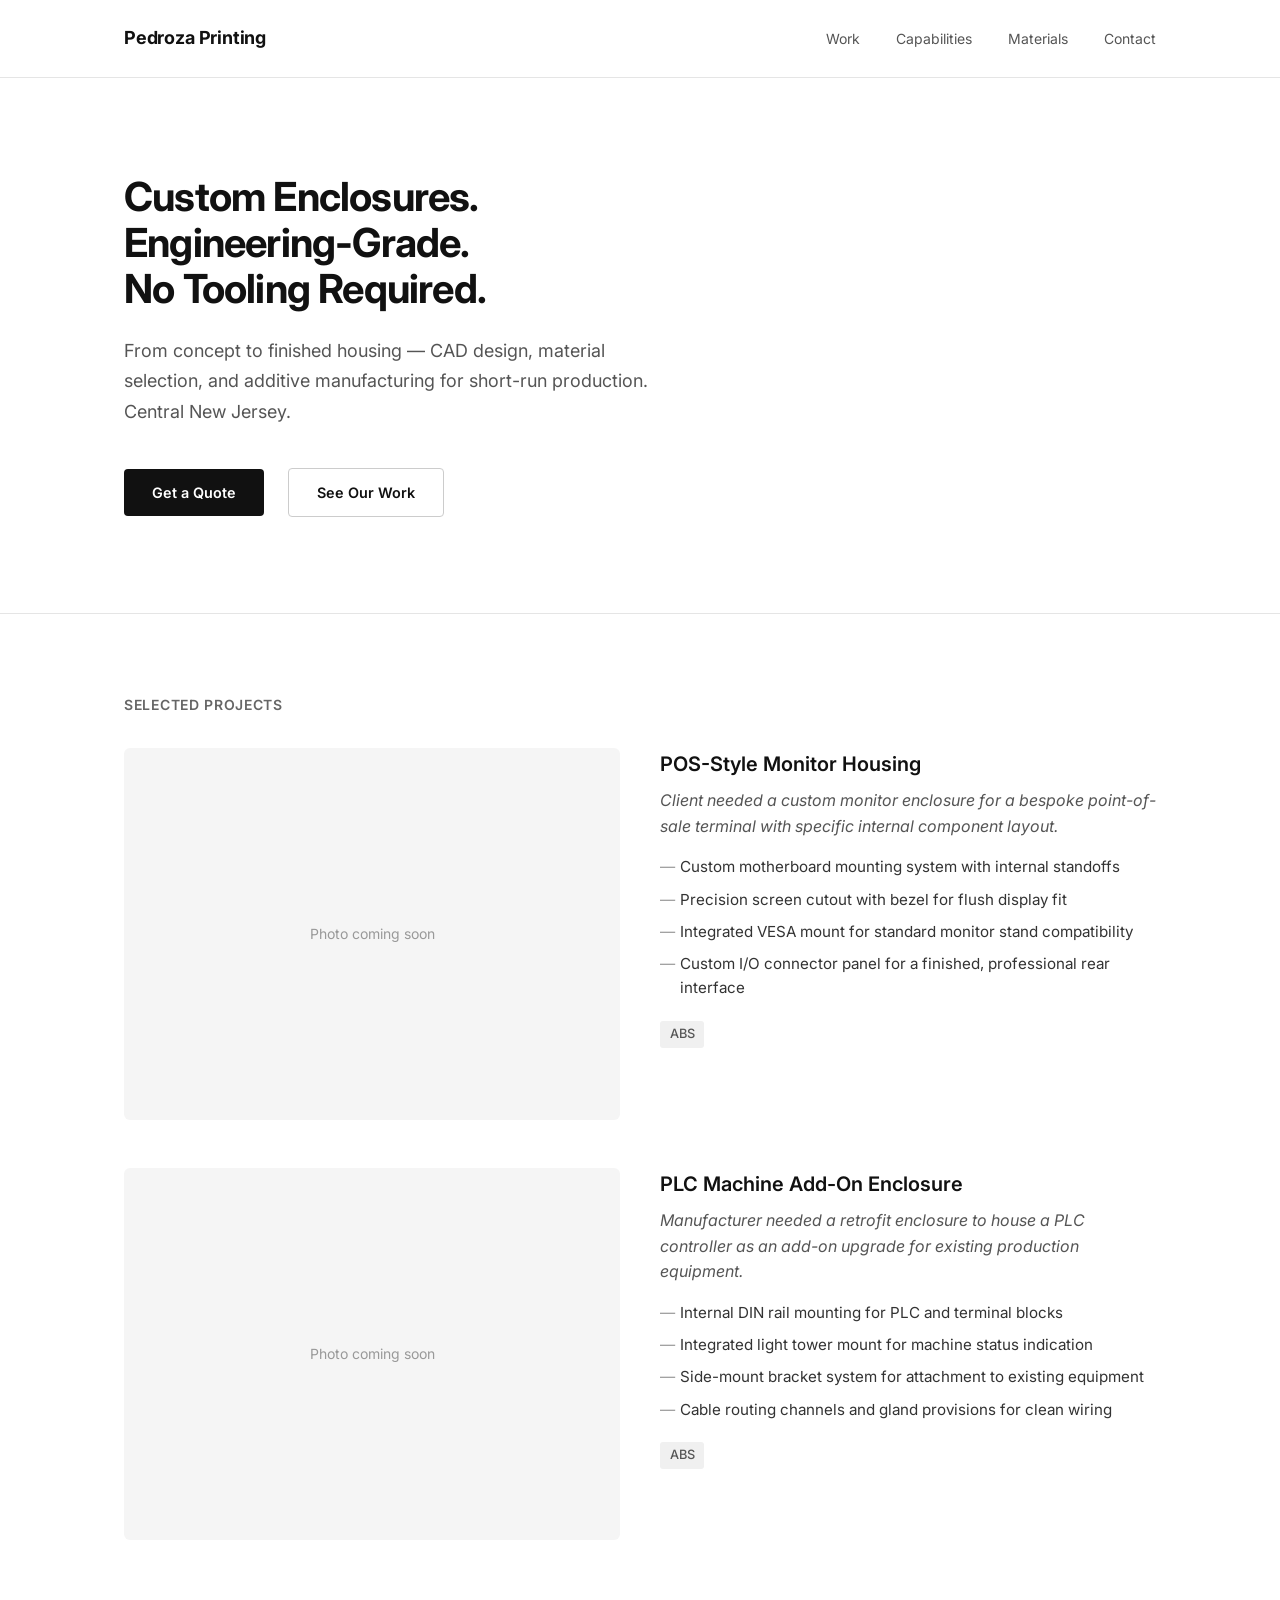
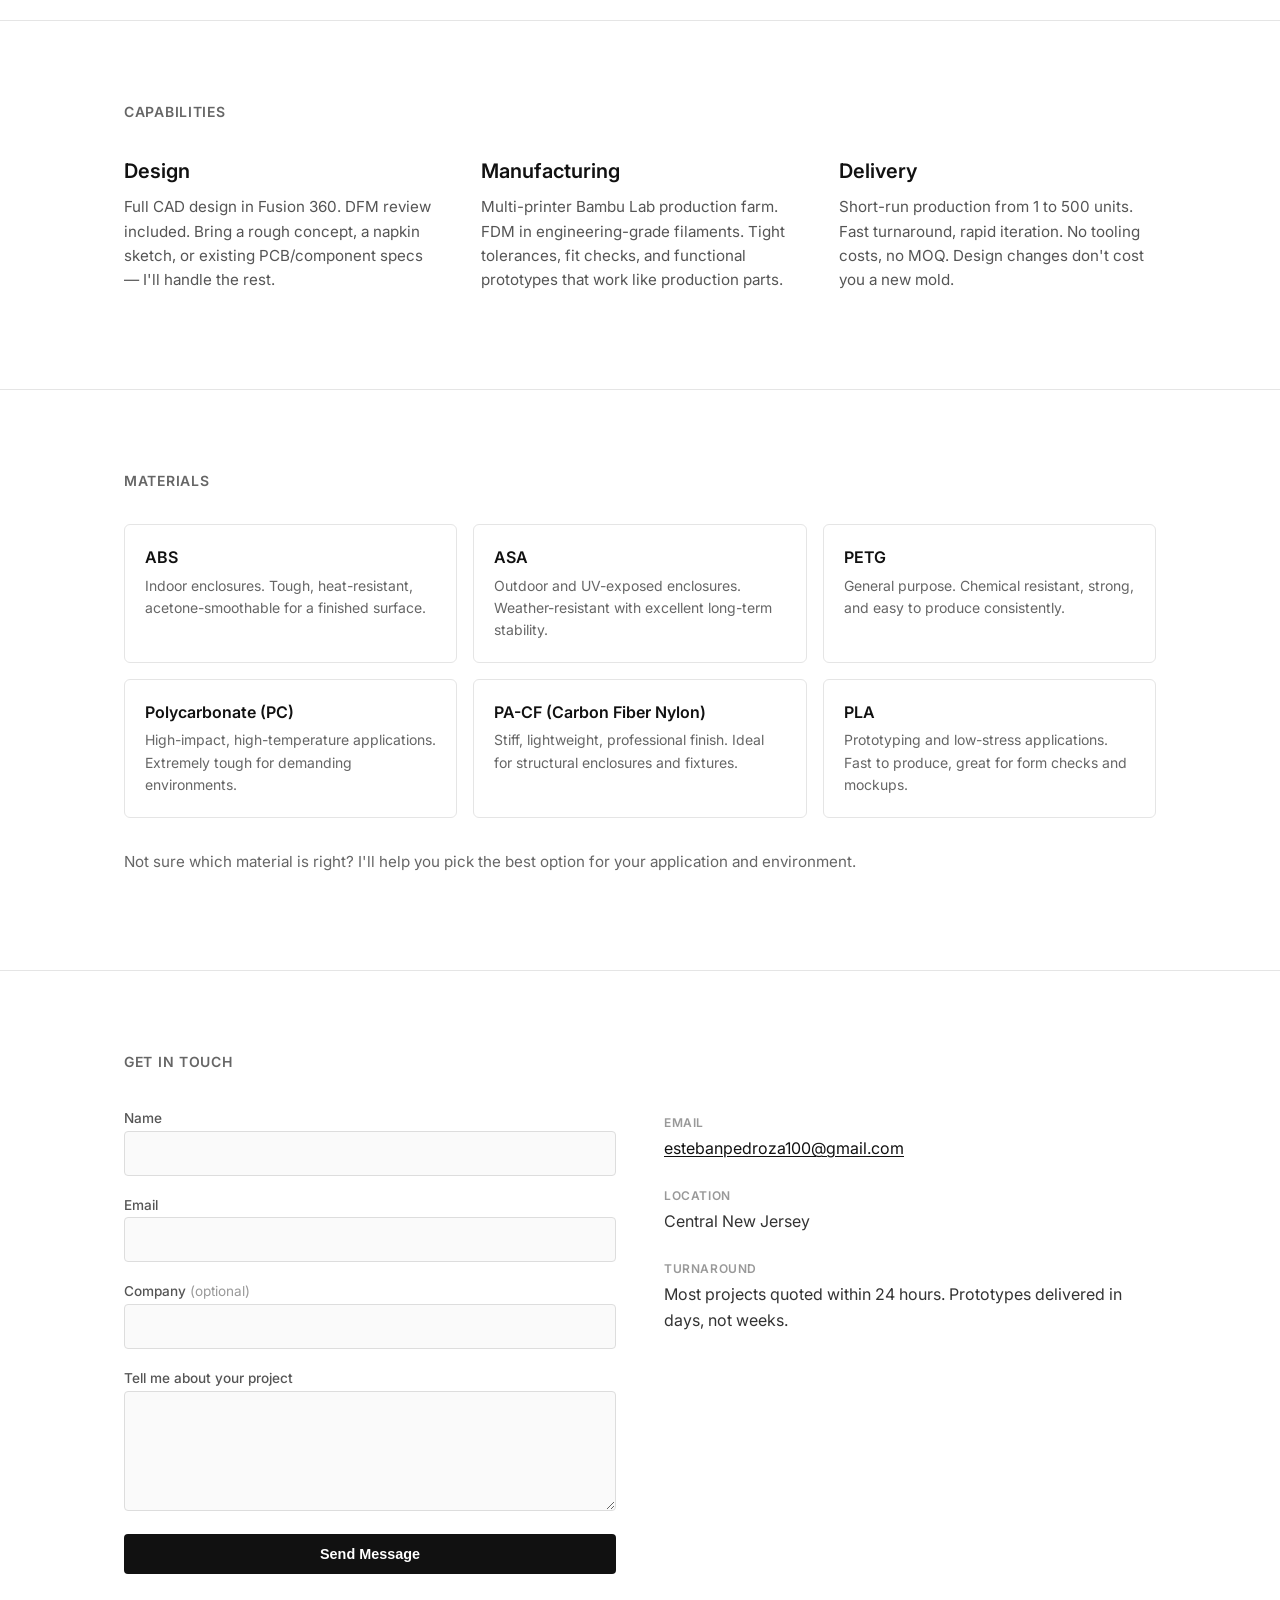
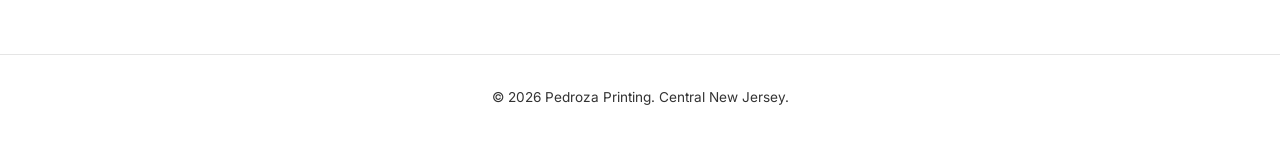
<file: index.html>
<!DOCTYPE html>
<html lang="en">
<head>
  <meta charset="UTF-8">
  <meta name="viewport" content="width=device-width, initial-scale=1.0">
  <title>Pedroza Printing — Custom Electronic Enclosures</title>
  <meta name="description" content="Engineering-grade custom enclosures. CAD design, material selection, and additive manufacturing for short-run production. Central New Jersey.">
  <link rel="preconnect" href="https://fonts.googleapis.com">
  <link rel="preconnect" href="https://fonts.gstatic.com" crossorigin>
  <link href="https://fonts.googleapis.com/css2?family=Inter:wght@400;500;600;700&display=swap" rel="stylesheet">
  <link rel="stylesheet" href="assets/style.css">
</head>
<body>

  <!-- HEADER -->
  <header>
    <div class="container">
      <a href="#" class="logo">Pedroza Printing</a>
      <nav>
        <a href="#work">Work</a>
        <a href="#capabilities">Capabilities</a>
        <a href="#materials">Materials</a>
        <a href="#contact">Contact</a>
      </nav>
    </div>
  </header>

  <!-- HERO -->
  <section class="hero">
    <div class="container">
      <h1>Custom Enclosures.<br>Engineering-Grade.<br>No Tooling Required.</h1>
      <p class="subhead">From concept to finished housing — CAD design, material selection, and additive manufacturing for short-run production. Central New Jersey.</p>
      <div class="hero-actions">
        <a href="#contact" class="btn btn-primary">Get a Quote</a>
        <a href="#work" class="btn btn-secondary">See Our Work</a>
      </div>
    </div>
  </section>

  <!-- CASE STUDIES -->
  <section id="work">
    <div class="container">
      <h2>Selected Projects</h2>
      <div class="case-studies-grid">

        <!-- Case Study 1: POS Monitor Housing -->
        <article class="case-study">
          <div class="case-study-image">
            <!-- Replace with: <img src="assets/projects/pos-monitor.jpg" alt="POS monitor housing"> -->
            Photo coming soon
          </div>
          <div class="case-study-body">
            <h3>POS-Style Monitor Housing</h3>
            <p class="problem">Client needed a custom monitor enclosure for a bespoke point-of-sale terminal with specific internal component layout.</p>
            <ul>
              <li>Custom motherboard mounting system with internal standoffs</li>
              <li>Precision screen cutout with bezel for flush display fit</li>
              <li>Integrated VESA mount for standard monitor stand compatibility</li>
              <li>Custom I/O connector panel for a finished, professional rear interface</li>
            </ul>
            <span class="material-tag">ABS</span>
          </div>
        </article>

        <!-- Case Study 2: PLC Din-Rail Enclosure -->
        <article class="case-study">
          <div class="case-study-image">
            <!-- Replace with: <img src="assets/projects/plc-enclosure.jpg" alt="PLC din-rail enclosure"> -->
            Photo coming soon
          </div>
          <div class="case-study-body">
            <h3>PLC Machine Add-On Enclosure</h3>
            <p class="problem">Manufacturer needed a retrofit enclosure to house a PLC controller as an add-on upgrade for existing production equipment.</p>
            <ul>
              <li>Internal DIN rail mounting for PLC and terminal blocks</li>
              <li>Integrated light tower mount for machine status indication</li>
              <li>Side-mount bracket system for attachment to existing equipment</li>
              <li>Cable routing channels and gland provisions for clean wiring</li>
            </ul>
            <span class="material-tag">ABS</span>
          </div>
        </article>

        <!-- To add a new case study, copy an <article class="case-study"> block above and fill in your project details. -->

      </div>
    </div>
  </section>

  <!-- CAPABILITIES -->
  <section id="capabilities">
    <div class="container">
      <h2>Capabilities</h2>
      <div class="capabilities-grid">
        <div class="capability">
          <h3>Design</h3>
          <p>Full CAD design in Fusion 360. DFM review included. Bring a rough concept, a napkin sketch, or existing PCB/component specs — I'll handle the rest.</p>
        </div>
        <div class="capability">
          <h3>Manufacturing</h3>
          <p>Multi-printer Bambu Lab production farm. FDM in engineering-grade filaments. Tight tolerances, fit checks, and functional prototypes that work like production parts.</p>
        </div>
        <div class="capability">
          <h3>Delivery</h3>
          <p>Short-run production from 1 to 500 units. Fast turnaround, rapid iteration. No tooling costs, no MOQ. Design changes don't cost you a new mold.</p>
        </div>
      </div>
    </div>
  </section>

  <!-- MATERIALS -->
  <section id="materials">
    <div class="container">
      <h2>Materials</h2>
      <div class="materials-grid">
        <div class="material-card">
          <h3>ABS</h3>
          <p>Indoor enclosures. Tough, heat-resistant, acetone-smoothable for a finished surface.</p>
        </div>
        <div class="material-card">
          <h3>ASA</h3>
          <p>Outdoor and UV-exposed enclosures. Weather-resistant with excellent long-term stability.</p>
        </div>
        <div class="material-card">
          <h3>PETG</h3>
          <p>General purpose. Chemical resistant, strong, and easy to produce consistently.</p>
        </div>
        <div class="material-card">
          <h3>Polycarbonate (PC)</h3>
          <p>High-impact, high-temperature applications. Extremely tough for demanding environments.</p>
        </div>
        <div class="material-card">
          <h3>PA-CF (Carbon Fiber Nylon)</h3>
          <p>Stiff, lightweight, professional finish. Ideal for structural enclosures and fixtures.</p>
        </div>
        <div class="material-card">
          <h3>PLA</h3>
          <p>Prototyping and low-stress applications. Fast to produce, great for form checks and mockups.</p>
        </div>
      </div>
      <p class="materials-note">Not sure which material is right? I'll help you pick the best option for your application and environment.</p>
    </div>
  </section>

  <!-- CONTACT -->
  <section id="contact">
    <div class="container">
      <h2>Get in Touch</h2>
      <div class="contact-grid">
        <form class="contact-form" action="https://formsubmit.co/estebanpedroza100@gmail.com" method="POST">
          <div>
            <label for="name">Name</label>
            <input type="text" id="name" name="name" required>
          </div>
          <div>
            <label for="email">Email</label>
            <input type="email" id="email" name="email" required>
          </div>
          <div>
            <label for="company">Company <span style="color:#999; font-weight:400;">(optional)</span></label>
            <input type="text" id="company" name="company">
          </div>
          <div>
            <label for="message">Tell me about your project</label>
            <textarea id="message" name="message" required></textarea>
          </div>
          <button type="submit" class="btn btn-primary" style="border:none; cursor:pointer;">Send Message</button>
        </form>
        <div class="contact-info">
          <div>
            <p class="label">Email</p>
            <p><a href="mailto:estebanpedroza100@gmail.com">estebanpedroza100@gmail.com</a></p>
          </div>
          <div>
            <p class="label">Location</p>
            <p>Central New Jersey</p>
          </div>
          <div>
            <p class="label">Turnaround</p>
            <p>Most projects quoted within 24 hours. Prototypes delivered in days, not weeks.</p>
          </div>
        </div>
      </div>
    </div>
  </section>

  <!-- FOOTER -->
  <footer>
    <div class="container">
      <p>&copy; 2026 Pedroza Printing. Central New Jersey.</p>
    </div>
  </footer>

</body>
</html>
</file>
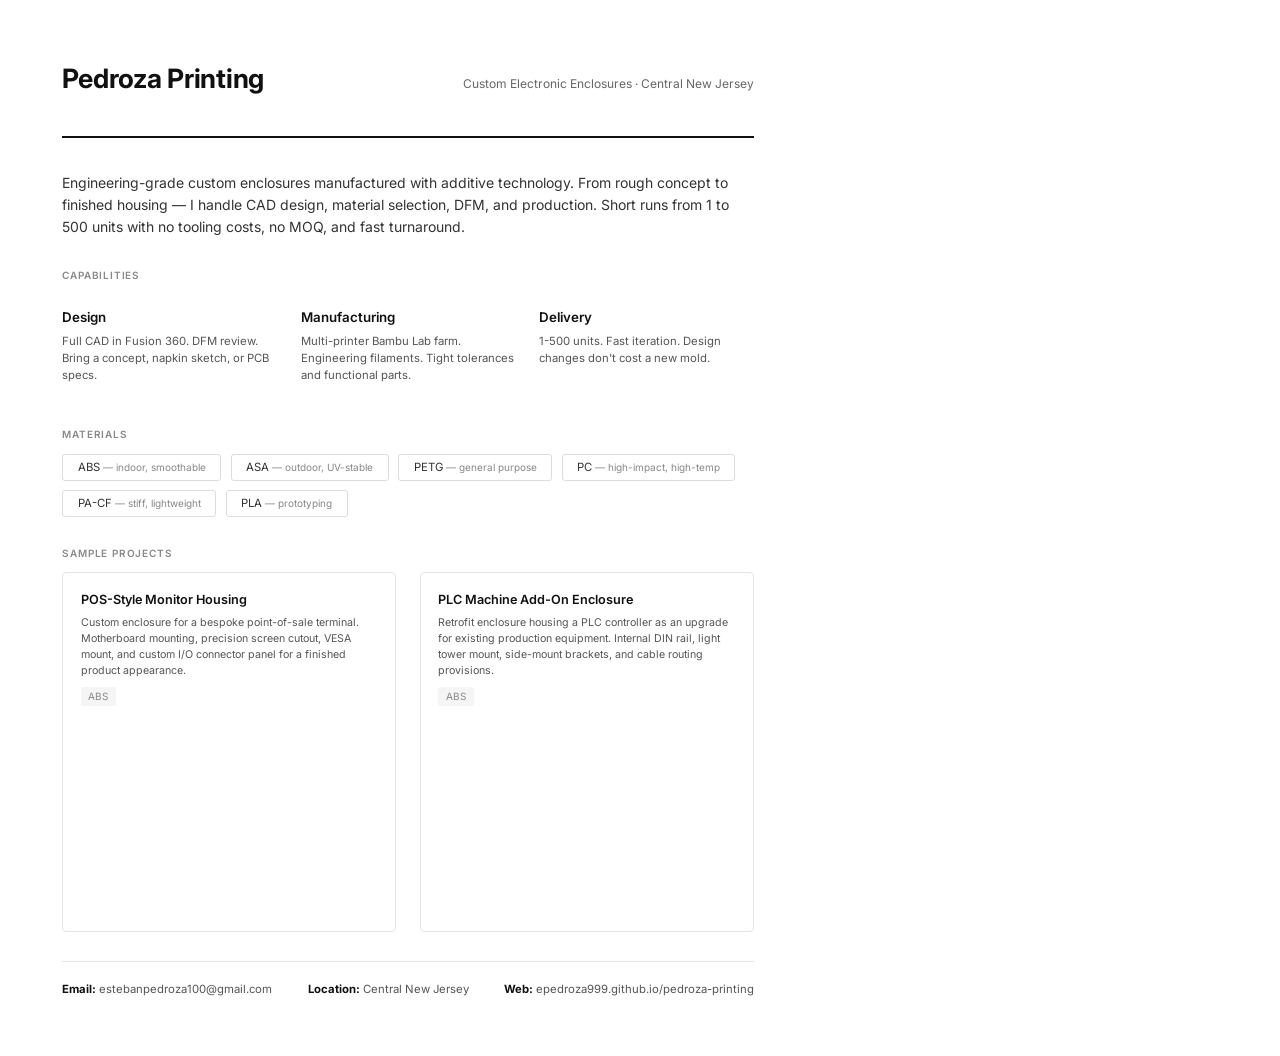
<file: one-pager.html>
<!DOCTYPE html>
<html lang="en">
<head>
  <meta charset="UTF-8">
  <title>Pedroza Printing — Capabilities</title>
  <link href="https://fonts.googleapis.com/css2?family=Inter:wght@400;500;600;700&display=swap" rel="stylesheet">
  <style>
    @page {
      size: letter;
      margin: 0;
    }

    * {
      box-sizing: border-box;
      margin: 0;
      padding: 0;
    }

    body {
      font-family: 'Inter', -apple-system, BlinkMacSystemFont, sans-serif;
      color: #111;
      width: 8.5in;
      height: 11in;
      padding: 0.6in 0.65in;
      display: flex;
      flex-direction: column;
      -webkit-font-smoothing: antialiased;
      line-height: 1.5;
    }

    .header {
      display: flex;
      justify-content: space-between;
      align-items: baseline;
      padding-bottom: 0.4in;
      border-bottom: 2px solid #111;
      margin-bottom: 0.35in;
    }

    .header h1 {
      font-size: 20pt;
      font-weight: 700;
      letter-spacing: -0.01em;
    }

    .header .tagline {
      font-size: 9pt;
      color: #666;
    }

    .section-title {
      font-size: 7.5pt;
      font-weight: 600;
      text-transform: uppercase;
      letter-spacing: 0.08em;
      color: #888;
      margin-bottom: 0.12in;
    }

    .value-prop {
      margin-bottom: 0.3in;
    }

    .value-prop p {
      font-size: 10.5pt;
      color: #333;
      line-height: 1.6;
    }

    .capabilities {
      display: grid;
      grid-template-columns: 1fr 1fr 1fr;
      gap: 0.25in;
      margin-bottom: 0.3in;
    }

    .cap-card {
      padding: 0.15in 0;
    }

    .cap-card h3 {
      font-size: 10pt;
      font-weight: 600;
      margin-bottom: 0.05in;
    }

    .cap-card p {
      font-size: 8.5pt;
      color: #555;
      line-height: 1.5;
    }

    .materials {
      margin-bottom: 0.3in;
    }

    .material-list {
      display: flex;
      flex-wrap: wrap;
      gap: 0.1in;
    }

    .mat-pill {
      padding: 0.04in 0.15in;
      border: 1px solid #ddd;
      border-radius: 3px;
      font-size: 8.5pt;
      color: #333;
    }

    .mat-pill .use {
      color: #888;
      font-size: 7.5pt;
    }

    .projects {
      display: grid;
      grid-template-columns: 1fr 1fr;
      gap: 0.25in;
      margin-bottom: 0.3in;
      flex-grow: 1;
    }

    .project {
      border: 1px solid #e5e5e5;
      border-radius: 4px;
      padding: 0.18in;
    }

    .project h3 {
      font-size: 9.5pt;
      font-weight: 600;
      margin-bottom: 0.06in;
    }

    .project p {
      font-size: 8pt;
      color: #555;
      line-height: 1.5;
    }

    .project .tag {
      display: inline-block;
      margin-top: 0.08in;
      font-size: 7.5pt;
      color: #888;
      background: #f5f5f5;
      padding: 0.02in 0.08in;
      border-radius: 2px;
    }

    .footer {
      border-top: 1px solid #e5e5e5;
      padding-top: 0.2in;
      display: flex;
      justify-content: space-between;
      font-size: 8.5pt;
      color: #555;
    }

    .footer strong {
      color: #111;
    }
  </style>
</head>
<body>

  <div class="header">
    <h1>Pedroza Printing</h1>
    <span class="tagline">Custom Electronic Enclosures &middot; Central New Jersey</span>
  </div>

  <div class="value-prop">
    <p>Engineering-grade custom enclosures manufactured with additive technology. From rough concept to finished housing — I handle CAD design, material selection, DFM, and production. Short runs from 1 to 500 units with no tooling costs, no MOQ, and fast turnaround.</p>
  </div>

  <div class="section-title">Capabilities</div>
  <div class="capabilities">
    <div class="cap-card">
      <h3>Design</h3>
      <p>Full CAD in Fusion 360. DFM review. Bring a concept, napkin sketch, or PCB specs.</p>
    </div>
    <div class="cap-card">
      <h3>Manufacturing</h3>
      <p>Multi-printer Bambu Lab farm. Engineering filaments. Tight tolerances and functional parts.</p>
    </div>
    <div class="cap-card">
      <h3>Delivery</h3>
      <p>1-500 units. Fast iteration. Design changes don't cost a new mold.</p>
    </div>
  </div>

  <div class="section-title">Materials</div>
  <div class="materials">
    <div class="material-list">
      <span class="mat-pill">ABS <span class="use">— indoor, smoothable</span></span>
      <span class="mat-pill">ASA <span class="use">— outdoor, UV-stable</span></span>
      <span class="mat-pill">PETG <span class="use">— general purpose</span></span>
      <span class="mat-pill">PC <span class="use">— high-impact, high-temp</span></span>
      <span class="mat-pill">PA-CF <span class="use">— stiff, lightweight</span></span>
      <span class="mat-pill">PLA <span class="use">— prototyping</span></span>
    </div>
  </div>

  <div class="section-title">Sample Projects</div>
  <div class="projects">
    <div class="project">
      <h3>POS-Style Monitor Housing</h3>
      <p>Custom enclosure for a bespoke point-of-sale terminal. Motherboard mounting, precision screen cutout, VESA mount, and custom I/O connector panel for a finished product appearance.</p>
      <span class="tag">ABS</span>
    </div>
    <div class="project">
      <h3>PLC Machine Add-On Enclosure</h3>
      <p>Retrofit enclosure housing a PLC controller as an upgrade for existing production equipment. Internal DIN rail, light tower mount, side-mount brackets, and cable routing provisions.</p>
      <span class="tag">ABS</span>
    </div>
  </div>

  <div class="footer">
    <span><strong>Email:</strong> estebanpedroza100@gmail.com</span>
    <span><strong>Location:</strong> Central New Jersey</span>
    <span><strong>Web:</strong> epedroza999.github.io/pedroza-printing</span>
  </div>

</body>
</html>
</file>
<file: assets/style.css>
/* ============================================
   Pedroza Printing — Site Styles
   Clean/minimal. White bg, black text.
   ============================================ */

/* --- Reset & Base --- */
*, *::before, *::after {
  box-sizing: border-box;
  margin: 0;
  padding: 0;
}

html {
  scroll-behavior: smooth;
}

body {
  font-family: 'Inter', -apple-system, BlinkMacSystemFont, 'Segoe UI', Roboto, sans-serif;
  color: #111;
  background: #fff;
  line-height: 1.6;
  -webkit-font-smoothing: antialiased;
}

img {
  max-width: 100%;
  display: block;
}

a {
  color: #111;
  text-decoration: underline;
  text-underline-offset: 2px;
}

/* --- Layout --- */
.container {
  max-width: 1080px;
  margin: 0 auto;
  padding: 0 1.5rem;
}

section {
  padding: 5rem 0;
}

section + section {
  border-top: 1px solid #e5e5e5;
}

/* --- Typography --- */
h1 {
  font-size: 2.5rem;
  font-weight: 700;
  line-height: 1.15;
  letter-spacing: -0.02em;
}

h2 {
  font-size: 0.875rem;
  font-weight: 600;
  margin-bottom: 2rem;
  text-transform: uppercase;
  letter-spacing: 0.05em;
  color: #666;
}

h3 {
  font-size: 1.25rem;
  font-weight: 600;
  margin-bottom: 0.5rem;
}

p {
  margin-bottom: 1rem;
  color: #333;
}

/* --- Header / Nav --- */
header {
  padding: 1.5rem 0;
  border-bottom: 1px solid #e5e5e5;
}

header .container {
  display: flex;
  justify-content: space-between;
  align-items: center;
}

.logo {
  font-size: 1.125rem;
  font-weight: 700;
  text-decoration: none;
  letter-spacing: -0.01em;
  color: #111;
}

nav a {
  margin-left: 2rem;
  font-size: 0.875rem;
  color: #555;
  text-decoration: none;
}

nav a:hover {
  color: #111;
}

/* --- Hero --- */
.hero {
  padding: 6rem 0;
  border-top: none;
}

.hero h1 {
  max-width: 640px;
  margin-bottom: 1.5rem;
}

.hero .subhead {
  max-width: 540px;
  font-size: 1.125rem;
  color: #555;
  margin-bottom: 2.5rem;
  line-height: 1.7;
}

.hero-actions {
  display: flex;
  gap: 1.5rem;
  align-items: center;
}

/* --- Buttons --- */
.btn {
  display: inline-block;
  padding: 0.75rem 1.75rem;
  font-size: 0.9rem;
  font-weight: 600;
  text-decoration: none;
  border-radius: 4px;
  transition: opacity 0.15s;
}

.btn:hover {
  opacity: 0.85;
}

.btn-primary {
  background: #111;
  color: #fff;
}

.btn-secondary {
  background: transparent;
  color: #111;
  border: 1px solid #ccc;
}

/* --- Case Studies --- */
.case-studies-grid {
  display: grid;
  grid-template-columns: 1fr;
  gap: 3rem;
}

.case-study {
  display: grid;
  grid-template-columns: 1fr 1fr;
  gap: 2.5rem;
  align-items: start;
}

.case-study-image {
  background: #f5f5f5;
  border-radius: 6px;
  aspect-ratio: 4 / 3;
  display: flex;
  align-items: center;
  justify-content: center;
  color: #999;
  font-size: 0.875rem;
  overflow: hidden;
}

.case-study-image img {
  width: 100%;
  height: 100%;
  object-fit: cover;
}

.case-study-body h3 {
  font-size: 1.25rem;
  margin-bottom: 0.5rem;
}

.case-study-body .problem {
  color: #555;
  font-style: italic;
  margin-bottom: 1rem;
}

.case-study-body ul {
  list-style: none;
  padding: 0;
}

.case-study-body ul li {
  padding-left: 1.25rem;
  position: relative;
  margin-bottom: 0.5rem;
  color: #333;
  font-size: 0.95rem;
}

.case-study-body ul li::before {
  content: "—";
  position: absolute;
  left: 0;
  color: #999;
}

.material-tag {
  display: inline-block;
  padding: 0.2rem 0.6rem;
  background: #f0f0f0;
  border-radius: 3px;
  font-size: 0.8rem;
  font-weight: 500;
  margin-top: 0.75rem;
  color: #555;
}

/* --- Capabilities --- */
.capabilities-grid {
  display: grid;
  grid-template-columns: repeat(3, 1fr);
  gap: 2.5rem;
}

.capability h3 {
  margin-bottom: 0.5rem;
}

.capability p {
  font-size: 0.95rem;
  color: #555;
}

/* --- Materials --- */
.materials-grid {
  display: grid;
  grid-template-columns: repeat(auto-fill, minmax(280px, 1fr));
  gap: 1rem;
}

.material-card {
  padding: 1.25rem;
  border: 1px solid #e5e5e5;
  border-radius: 6px;
}

.material-card h3 {
  font-size: 1rem;
  margin-bottom: 0.25rem;
}

.material-card p {
  font-size: 0.875rem;
  color: #666;
  margin-bottom: 0;
}

.materials-note {
  margin-top: 2rem;
  color: #666;
  font-size: 0.95rem;
}

/* --- Contact --- */
.contact-grid {
  display: grid;
  grid-template-columns: 1fr 1fr;
  gap: 3rem;
}

.contact-form {
  display: flex;
  flex-direction: column;
  gap: 1rem;
}

.contact-form label {
  font-size: 0.85rem;
  font-weight: 500;
  color: #555;
  margin-bottom: 0.25rem;
}

.contact-form input,
.contact-form textarea {
  width: 100%;
  padding: 0.75rem;
  border: 1px solid #ddd;
  border-radius: 4px;
  font-family: inherit;
  font-size: 0.95rem;
  color: #111;
  background: #fafafa;
}

.contact-form input:focus,
.contact-form textarea:focus {
  outline: none;
  border-color: #111;
  background: #fff;
}

.contact-form textarea {
  min-height: 120px;
  resize: vertical;
}

.contact-info {
  padding-top: 0.5rem;
}

.contact-info p {
  margin-bottom: 1.5rem;
}

.contact-info .label {
  font-size: 0.75rem;
  font-weight: 600;
  text-transform: uppercase;
  letter-spacing: 0.05em;
  color: #999;
  margin-bottom: 0.25rem;
}

/* --- Footer --- */
footer {
  padding: 2rem 0;
  border-top: 1px solid #e5e5e5;
  text-align: center;
  color: #999;
  font-size: 0.85rem;
}

/* --- Responsive --- */
@media (max-width: 768px) {
  h1 {
    font-size: 1.75rem;
  }

  section {
    padding: 3rem 0;
  }

  .hero {
    padding: 4rem 0;
  }

  .case-study {
    grid-template-columns: 1fr;
    gap: 1.5rem;
  }

  .capabilities-grid {
    grid-template-columns: 1fr;
    gap: 1.5rem;
  }

  .contact-grid {
    grid-template-columns: 1fr;
    gap: 2rem;
  }

  nav a {
    margin-left: 1rem;
  }
}
</file>
